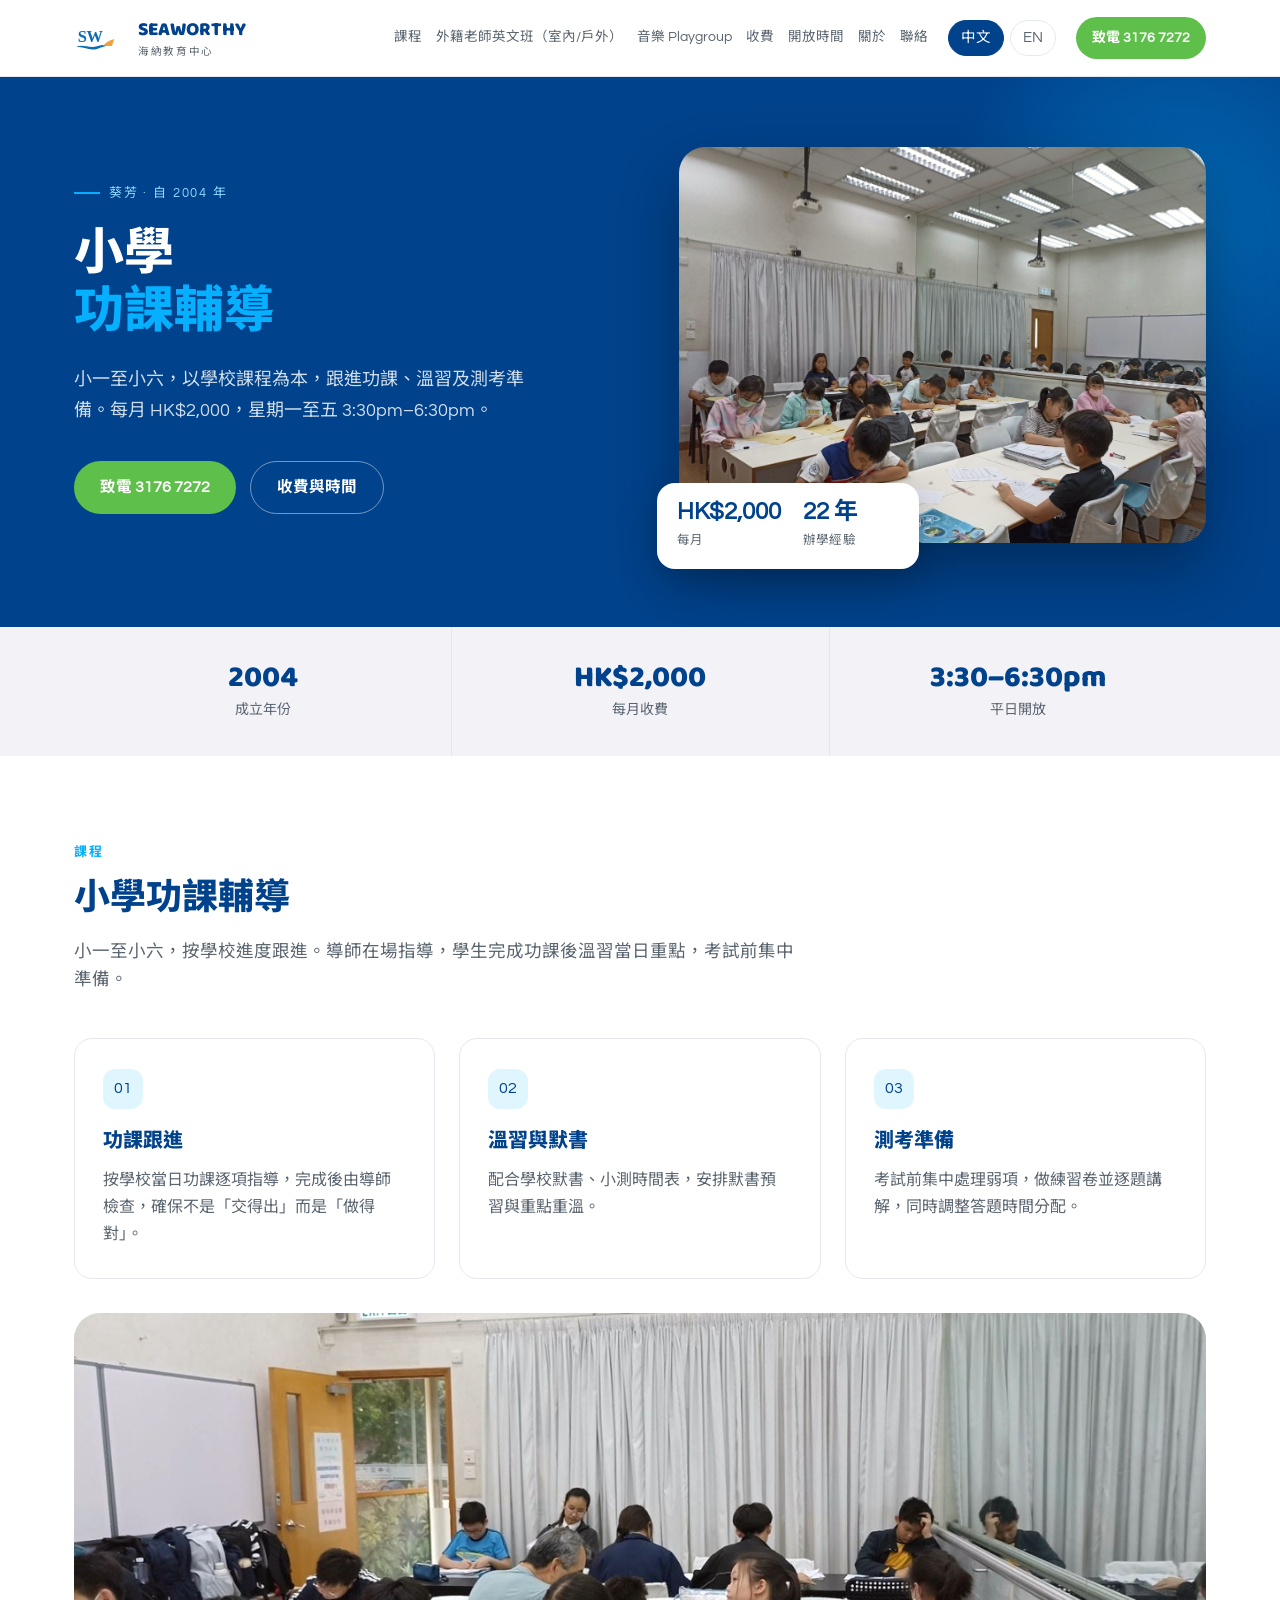
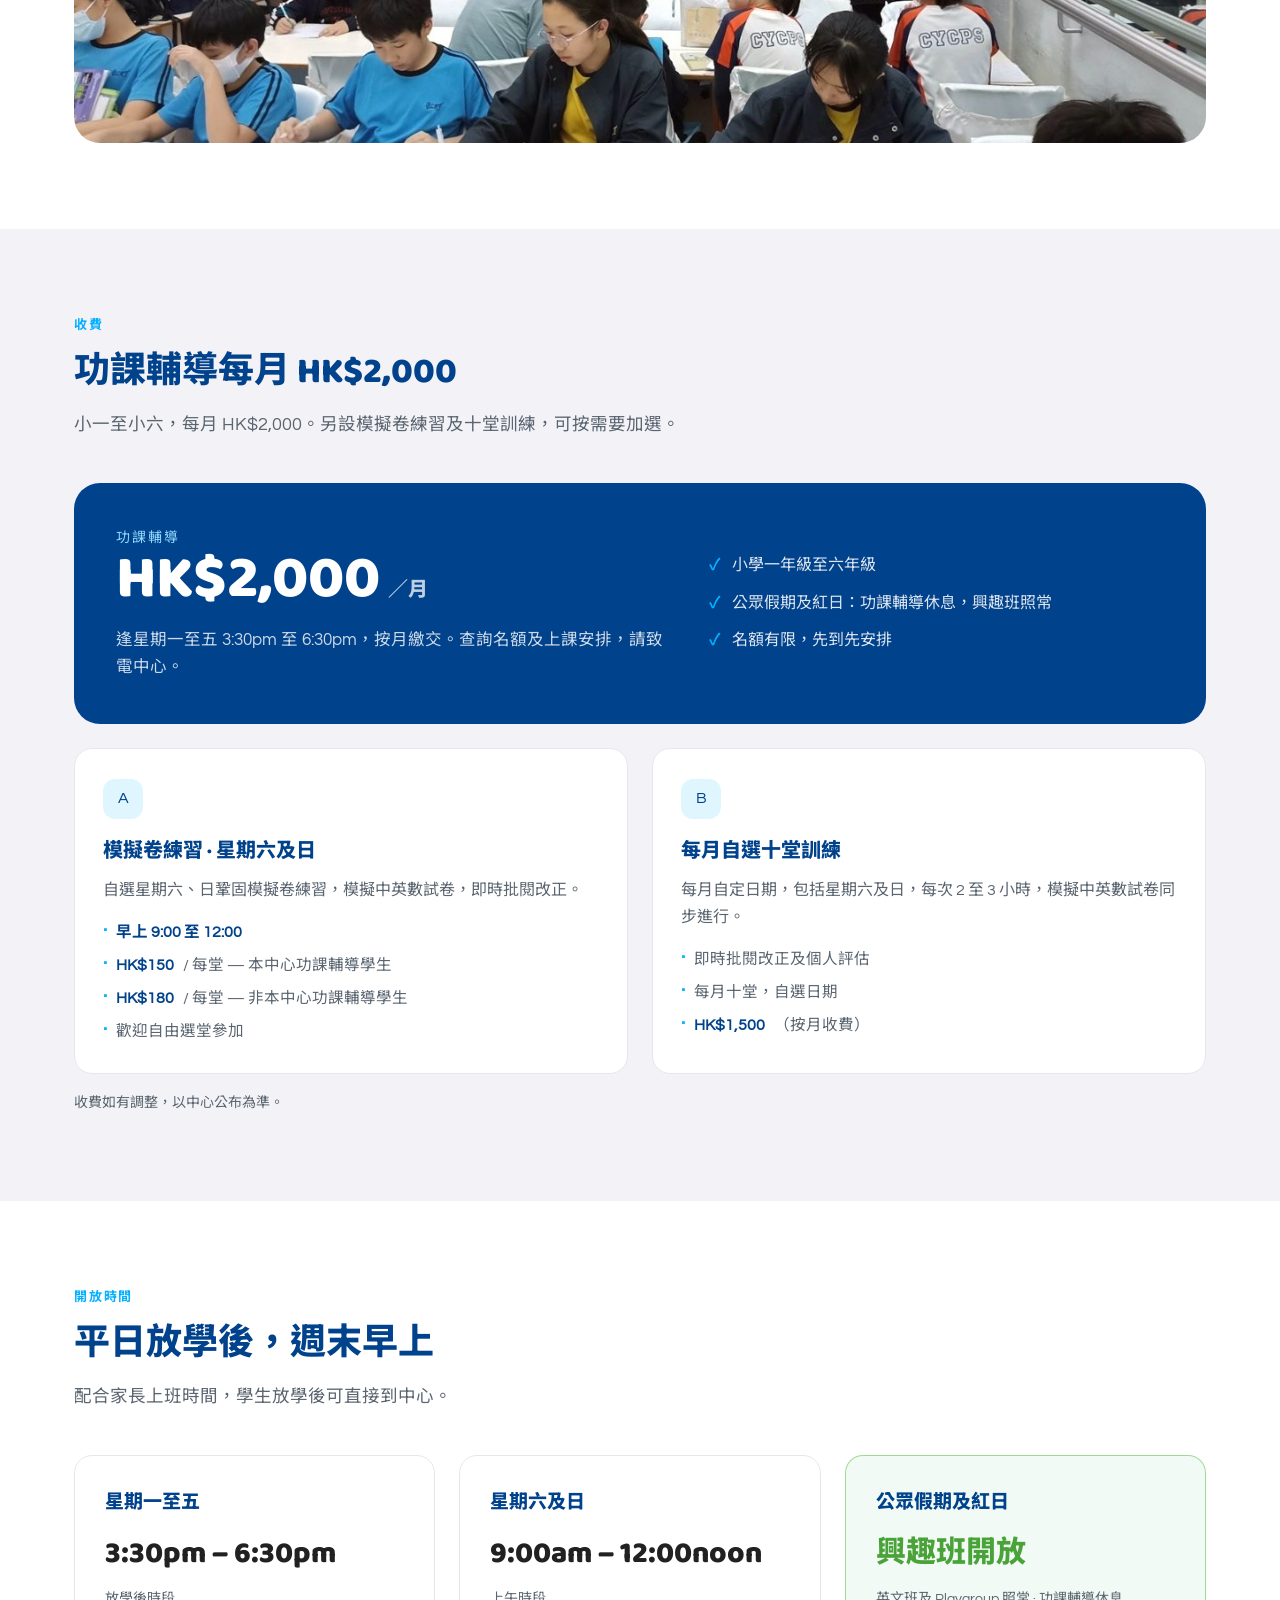
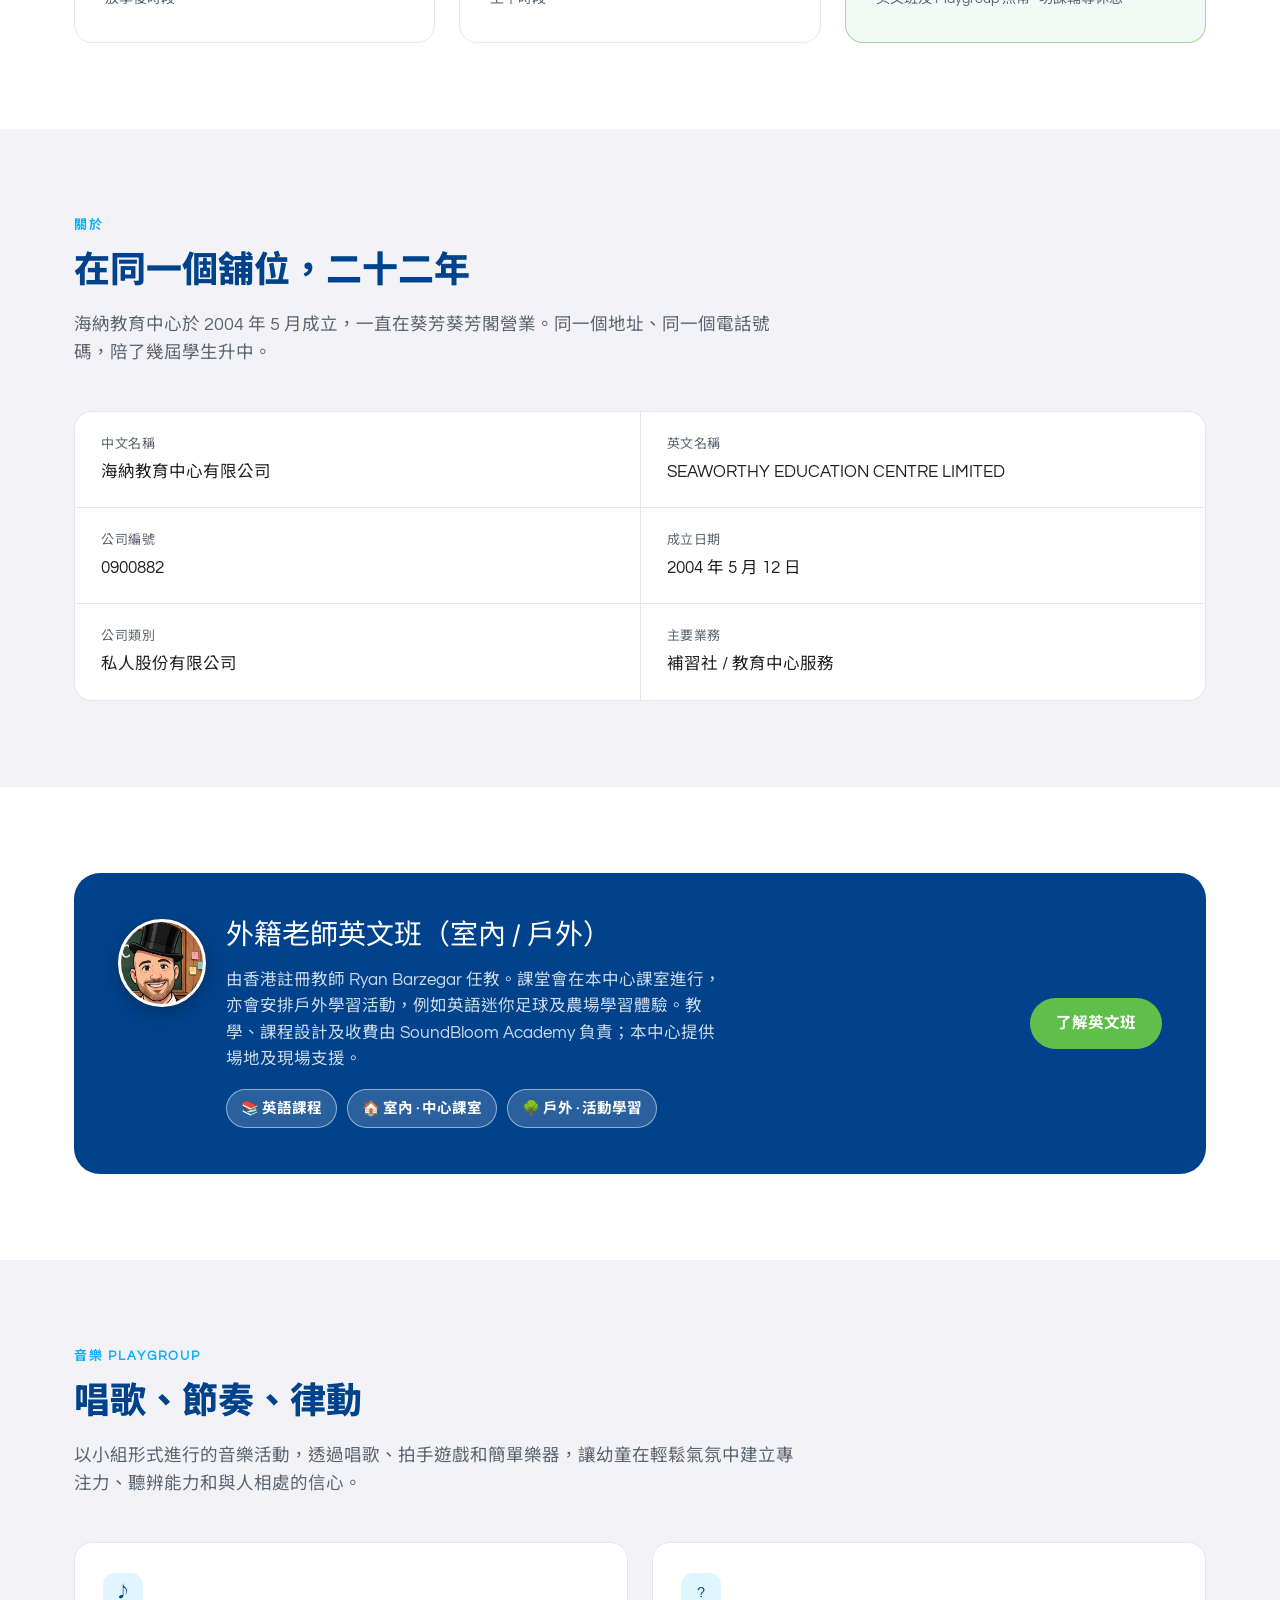
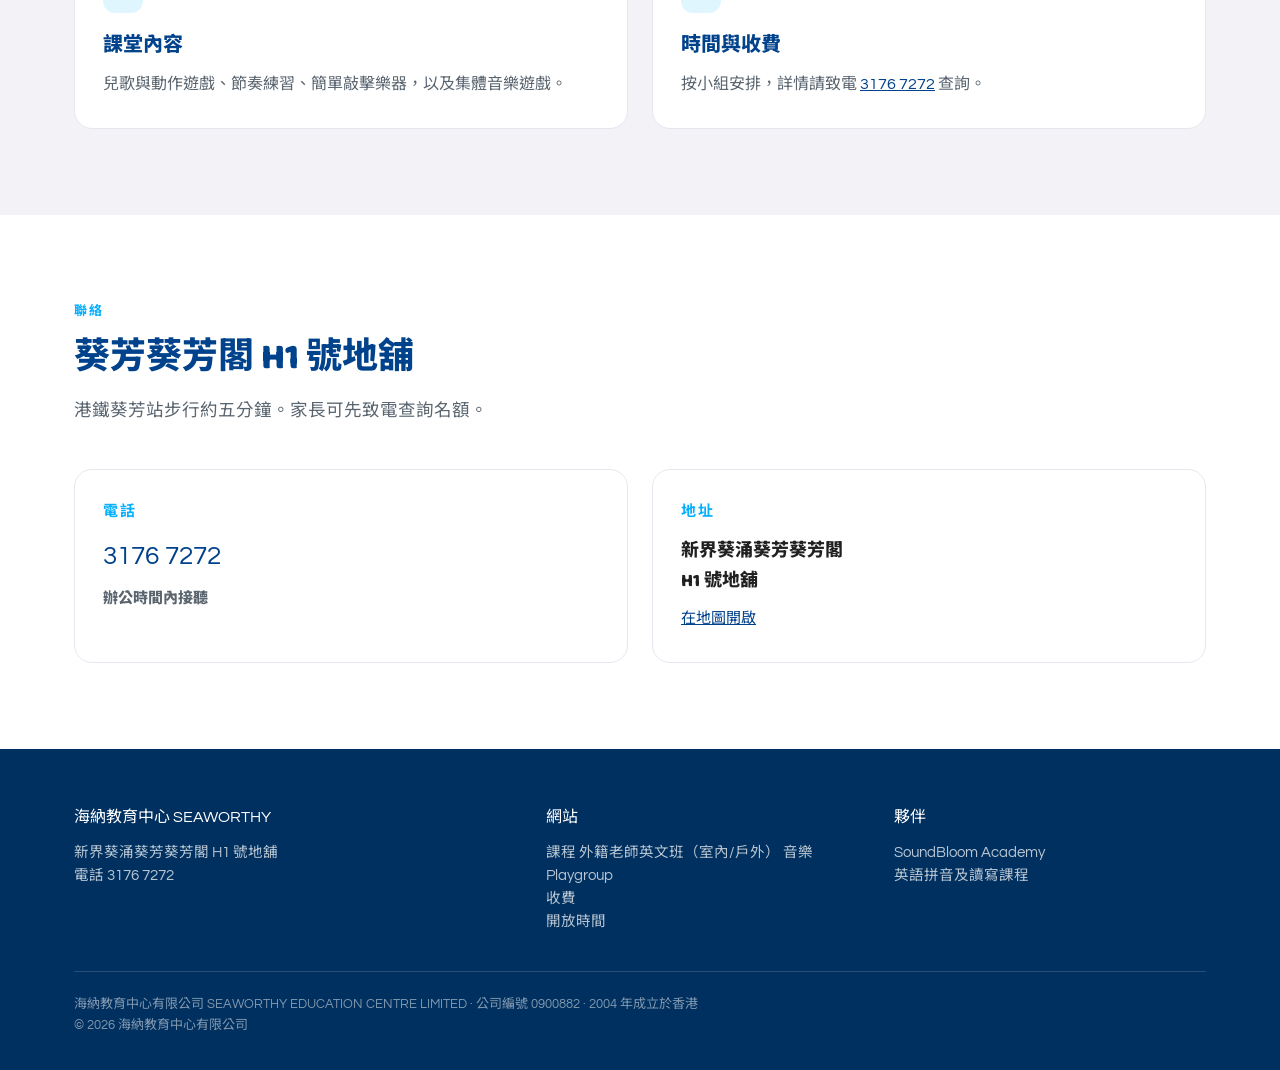
<file: index.html>
<!DOCTYPE html>
<html lang="zh-Hant-HK">
<head>
<meta charset="utf-8">
<meta name="viewport" content="width=device-width,initial-scale=1">
<title>海納教育中心 SEAWORTHY｜葵芳小學功課輔導（小一至小六）</title>
<meta name="description" content="海納教育中心位於葵芳葵芳閣 H1 號地舖，2004 年成立，提供小學功課輔導。每月 HK$2,000，小一至小六，星期一至五 3:30pm–6:30pm，公眾假期休息。電話 3176 7272。">
<link rel="preconnect" href="https://fonts.googleapis.com">
<link rel="preconnect" href="https://fonts.gstatic.com" crossorigin>
<link href="https://fonts.googleapis.com/css2?family=Baloo+2:wght@700;800&family=Questrial&family=Noto+Sans+TC:wght@400;500;700;900&display=swap" rel="stylesheet">
<link rel="icon" href="assets/logo-sw.svg" type="image/svg+xml">
<link rel="stylesheet" href="assets/style.css?v=9">
</head>
<body>

<header class="top">
  <div class="wrap">
    <a class="logo" href="index.html">
      <img class="mark-logo" src="assets/logo-sw.svg" alt="Seaworthy SW">
      <span><b>SEAWORTHY</b><small>海納教育中心</small></span>
    </a>
    <nav>
      <a href="#courses">課程</a>
      <a href="#phonics">外籍老師英文班（室內/戶外）</a>
      <a href="#music">音樂 Playgroup</a>
      <a href="#fees">收費</a>
      <a href="#hours">開放時間</a>
      <a href="#about">關於</a>
      <a href="#contact">聯絡</a>
    </nav>
    <div class="lang"><a class="on" href="index.html">中文</a><a href="en/index.html">EN</a></div>
    <a class="btn btn-green" href="tel:+85231767272">致電 3176 7272</a>
  </div>
</header>

<section class="hero">
  <div class="wrap">
    <div>
      <div class="eyebrow">葵芳 · 自 2004 年</div>
      <h1>小學<br><em>功課輔導</em></h1>
      <p class="lede">小一至小六，以學校課程為本，跟進功課、溫習及測考準備。每月 HK$2,000，<span style="white-space:nowrap">星期一至五 3:30pm–6:30pm</span>。</p>
      <div class="actions">
        <a class="btn btn-green" href="tel:+85231767272">致電 3176 7272</a>
        <a class="btn btn-ghost" href="#fees">收費與時間</a>
      </div>
    </div>
    <div class="hero-media">
      <img src="assets/classroom-hero-2026.jpg" alt="海納教育中心課室環境" width="2000" height="1321">
      <div class="float">
        <div><b>HK$2,000</b><span>每月</span></div>
        <div><b>22 年</b><span>辦學經驗</span></div>
      </div>
    </div>
  </div>
</section>

<div class="stats">
  <div class="wrap">
    <div class="stat"><b>2004</b><span>成立年份</span></div>
    <div class="stat"><b>HK$2,000</b><span>每月收費</span></div>
    <div class="stat"><b>3:30–6:30pm</b><span>平日開放</span></div>
  </div>
</div>

<section id="courses">
  <div class="wrap">
    <div class="sec-head">
      <span class="kicker">課程</span>
      <h2>小學功課輔導</h2>
      <p>小一至小六，按學校進度跟進。導師在場指導，學生完成功課後溫習當日重點，考試前集中準備。</p>
    </div>
    <div class="grid-3">
      <div class="card">
        <div class="num">01</div>
        <h3>功課跟進</h3>
        <p>按學校當日功課逐項指導，完成後由導師檢查，確保不是「交得出」而是「做得對」。</p>
      </div>
      <div class="card">
        <div class="num">02</div>
        <h3>溫習與默書</h3>
        <p>配合學校默書、小測時間表，安排默書預習與重點重溫。</p>
      </div>
      <div class="card">
        <div class="num">03</div>
        <h3>測考準備</h3>
        <p>考試前集中處理弱項，做練習卷並逐題講解，同時調整答題時間分配。</p>
      </div>
    </div>
    <img src="assets/classroom-room-2026.jpg" alt="課堂情況" width="1400" height="720" class="band-img">
  </div>
</section>

<section id="fees" style="background:var(--bg-soft)">
  <div class="wrap">
    <div class="sec-head">
      <span class="kicker">收費</span>
      <h2>功課輔導每月 HK$2,000</h2>
      <p>小一至小六，每月 HK$2,000。另設模擬卷練習及十堂訓練，可按需要加選。</p>
    </div>

    <div class="price-card">
      <div>
        <div style="font-size:14px;letter-spacing:.14em;text-transform:uppercase;color:#8FD9FF">功課輔導</div>
        <div class="amount">HK$2,000<small>／月</small></div>
        <p style="margin-top:18px;color:rgba(255,255,255,.8);font-size:16.5px">逢星期一至五 3:30pm 至 6:30pm，按月繳交。查詢名額及上課安排，請致電中心。</p>
      </div>
      <ul>
        <li>小學一年級至六年級</li>
        <li>公眾假期及紅日：功課輔導休息，興趣班照常</li>
        <li>名額有限，先到先安排</li>
      </ul>
    </div>

    <div class="grid-2" style="margin-top:24px">
      <div class="card">
        <div class="num">A</div>
        <h3>模擬卷練習 · 星期六及日</h3>
        <p>自選星期六、日鞏固模擬卷練習，模擬中英數試卷，即時批閱改正。</p>
        <ul class="fee-list">
          <li><b>早上 9:00 至 12:00</b></li>
          <li><b>HK$150</b> / 每堂 — 本中心功課輔導學生</li>
          <li><b>HK$180</b> / 每堂 — 非本中心功課輔導學生</li>
          <li>歡迎自由選堂參加</li>
        </ul>
      </div>
      <div class="card">
        <div class="num">B</div>
        <h3>每月自選十堂訓練</h3>
        <p>每月自定日期，包括星期六及日，每次 2 至 3 小時，模擬中英數試卷同步進行。</p>
        <ul class="fee-list">
          <li>即時批閱改正及個人評估</li>
          <li>每月十堂，自選日期</li>
          <li><b>HK$1,500</b>（按月收費）</li>
        </ul>
      </div>
    </div>

    <p style="margin-top:18px;font-size:14px;color:var(--grey)">收費如有調整，以中心公布為準。</p>
  </div>
</section>

<section id="hours">
  <div class="wrap">
    <div class="sec-head">
      <span class="kicker">開放時間</span>
      <h2>平日放學後，週末早上</h2>
      <p>配合家長上班時間，學生放學後可直接到中心。</p>
    </div>
    <div class="grid-3">
      <div class="time-card">
        <h3>星期一至五</h3>
        <div class="big">3:30pm – 6:30pm</div>
        <div class="note">放學後時段</div>
      </div>
      <div class="time-card">
        <h3>星期六及日</h3>
        <div class="big">9:00am – 12:00noon</div>
        <div class="note">上午時段</div>
      </div>
      <div class="time-card is-open">
        <h3>公眾假期及紅日</h3>
        <div class="big">興趣班開放</div>
        <div class="note">英文班及 Playgroup 照常 · 功課輔導休息</div>
      </div>
    </div>
  </div>
</section>

<section id="about" class="about">
  <div class="wrap">
    <div class="sec-head">
      <span class="kicker">關於</span>
      <h2>在同一個舖位，二十二年</h2>
      <p>海納教育中心於 2004 年 5 月成立，一直在葵芳葵芳閣營業。同一個地址、同一個電話號碼，陪了幾屆學生升中。</p>
    </div>
    <dl class="facts">
      <div class="fact"><dt>中文名稱</dt><dd>海納教育中心有限公司</dd></div>
      <div class="fact"><dt>英文名稱</dt><dd>SEAWORTHY EDUCATION CENTRE LIMITED</dd></div>
      <div class="fact"><dt>公司編號</dt><dd>0900882</dd></div>
      <div class="fact"><dt>成立日期</dt><dd>2004 年 5 月 12 日</dd></div>
      <div class="fact"><dt>公司類別</dt><dd>私人股份有限公司</dd></div>
      <div class="fact"><dt>主要業務</dt><dd>補習社 / 教育中心服務</dd></div>
    </dl>
  </div>
</section>

<section id="phonics">
  <div class="wrap">
    <div class="partner">
      <div class="partner-main">
        <img class="partner-face" src="assets/ryan-avatar.jpg" alt="Ryan Barzegar">
        <div>
          <h3>外籍老師英文班（室內 / 戶外）</h3>
          <p>由香港註冊教師 Ryan Barzegar 任教。課堂會在本中心課室進行，亦會安排戶外學習活動，例如英語迷你足球及農場學習體驗。教學、課程設計及收費由 SoundBloom Academy 負責；本中心提供場地及現場支援。</p>
          <div class="chips-row"><span>📚 英語課程</span><span>🏠 室內 · 中心課室</span><span>🌳 戶外 · 活動學習</span></div>
        </div>
      </div>
      <a class="btn btn-green" href="https://kamtochan22.github.io/soundbloom-site/zh/" target="_blank" rel="noopener">了解英文班</a>
    </div>
  </div>
</section>

<section id="music" style="background:var(--bg-soft)">
  <div class="wrap">
    <div class="sec-head">
      <span class="kicker">音樂 Playgroup</span>
      <h2>唱歌、節奏、律動</h2>
      <p>以小組形式進行的音樂活動，透過唱歌、拍手遊戲和簡單樂器，讓幼童在輕鬆氣氛中建立專注力、聽辨能力和與人相處的信心。</p>
    </div>
    <div class="grid-2">
      <div class="card">
        <div class="num">♪</div>
        <h3>課堂內容</h3>
        <p>兒歌與動作遊戲、節奏練習、簡單敲擊樂器，以及集體音樂遊戲。</p>
      </div>
      <div class="card">
        <div class="num">?</div>
        <h3>時間與收費</h3>
        <p>按小組安排，詳情請致電 <a href="tel:+85231767272" style="color:var(--navy);text-decoration:underline">3176 7272</a> 查詢。</p>
      </div>
    </div>
  </div>
</section>

<section id="contact">
  <div class="wrap">
    <div class="sec-head">
      <span class="kicker">聯絡</span>
      <h2>葵芳葵芳閣 H1 號地舖</h2>
      <p>港鐵葵芳站步行約五分鐘。家長可先致電查詢名額。</p>
    </div>
    <div class="contact-grid">
      <div class="contact-card">
        <h3>電話</h3>
        <a class="tel" href="tel:+85231767272">3176 7272</a>
        <p style="font-size:15px;color:var(--grey);margin-top:10px">辦公時間內接聽</p>
      </div>
      <div class="contact-card">
        <h3>地址</h3>
        <p>新界葵涌葵芳葵芳閣<br>H1 號地舖</p>
        <a href="https://www.google.com/maps/search/?api=1&query=%E8%91%B5%E8%8A%B3%E9%96%A3%20H1%20%E8%99%9F%E5%9C%B0%E8%88%96" target="_blank" rel="noopener" style="color:var(--navy);font-size:15px;text-decoration:underline;display:inline-block;margin-top:10px">在地圖開啟</a>
      </div>
    </div>
  </div>
</section>

<footer>
  <div class="wrap">
    <div class="cols">
      <div>
        <b>海納教育中心 SEAWORTHY</b>
        新界葵涌葵芳葵芳閣 H1 號地舖<br>
        電話 3176 7272
      </div>
      <div>
        <b>網站</b>
        <a href="#courses">課程</a>
      <a href="#phonics">外籍老師英文班（室內/戶外）</a>
      <a href="#music">音樂 Playgroup</a><br>
        <a href="#fees">收費</a><br>
        <a href="#hours">開放時間</a>
      </div>
      <div>
        <b>夥伴</b>
        <a href="https://kamtochan22.github.io/soundbloom-site/zh/" target="_blank" rel="noopener">SoundBloom Academy</a><br>
        英語拼音及讀寫課程
      </div>
    </div>
    <div class="legal">
      海納教育中心有限公司 SEAWORTHY EDUCATION CENTRE LIMITED · 公司編號 0900882 · 2004 年成立於香港<br>
      © 2026 海納教育中心有限公司
    </div>
  </div>
</footer>

</body>
</html>
</file>
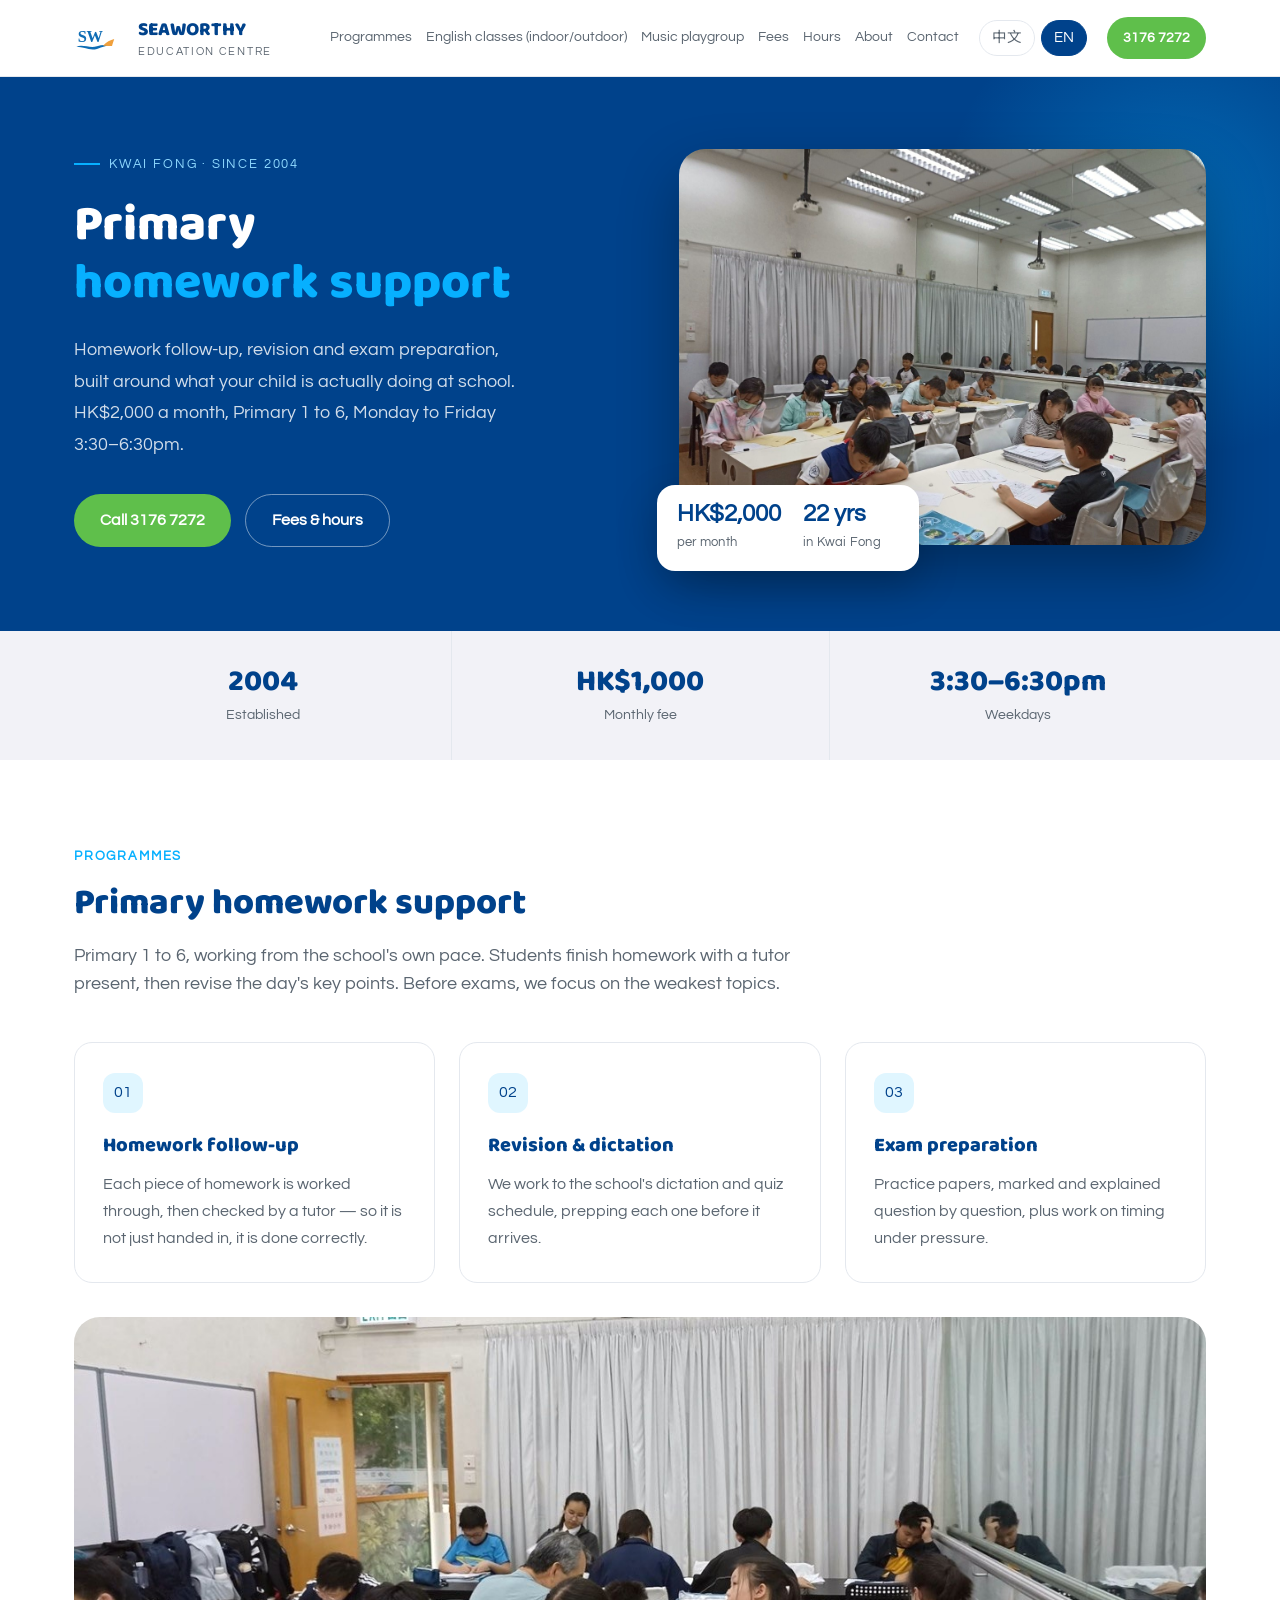
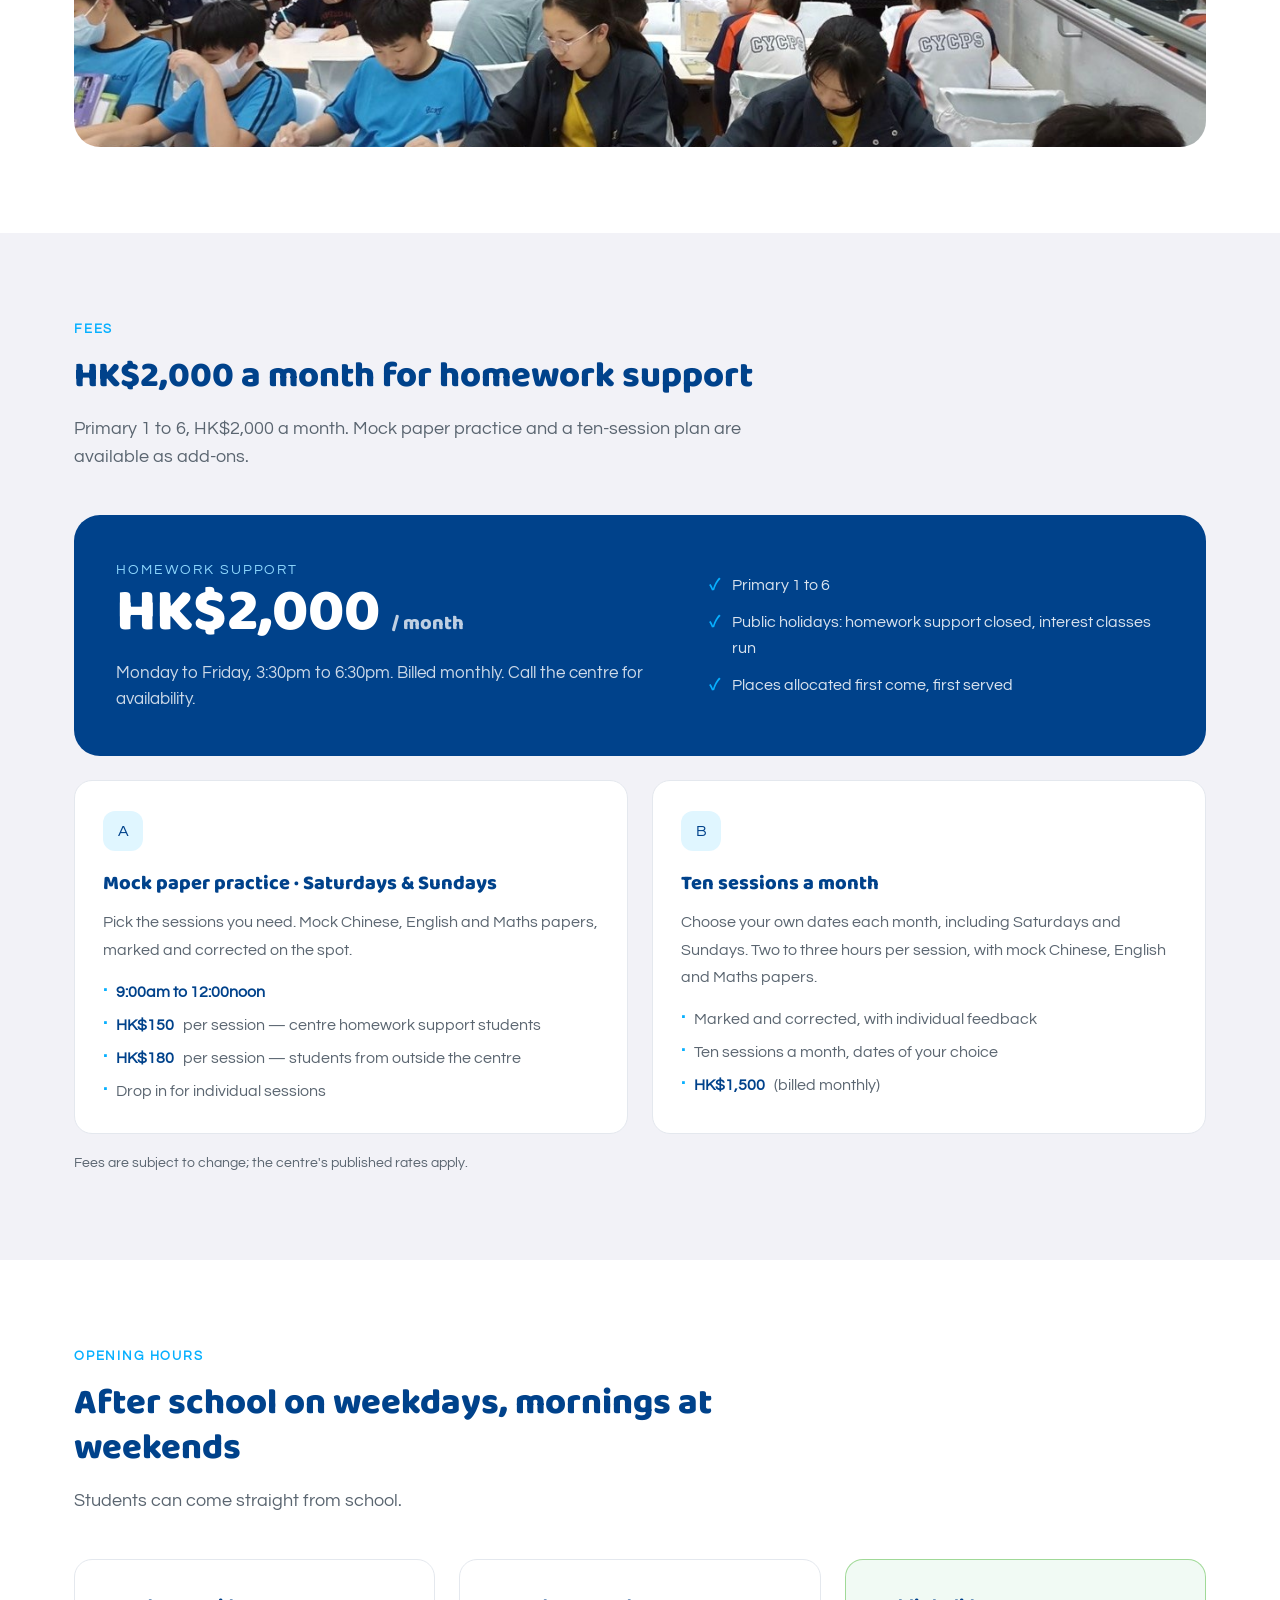
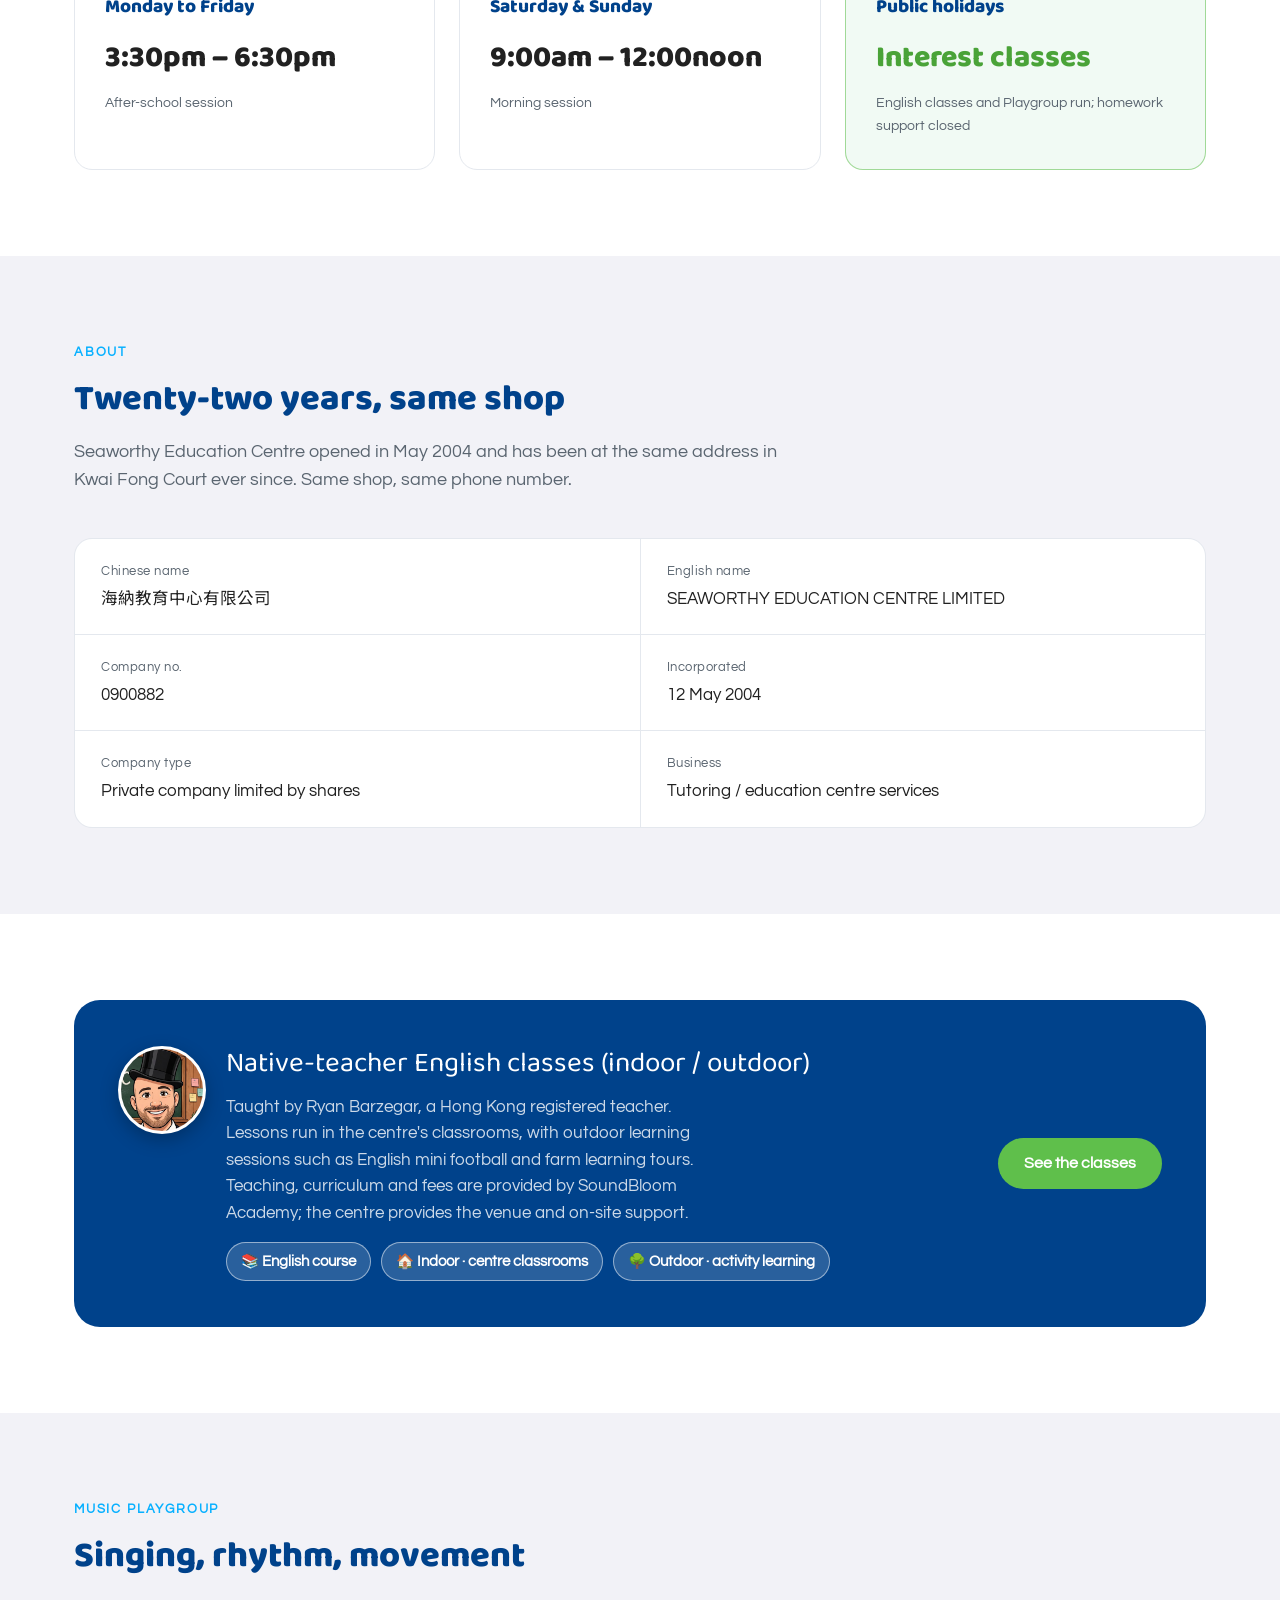
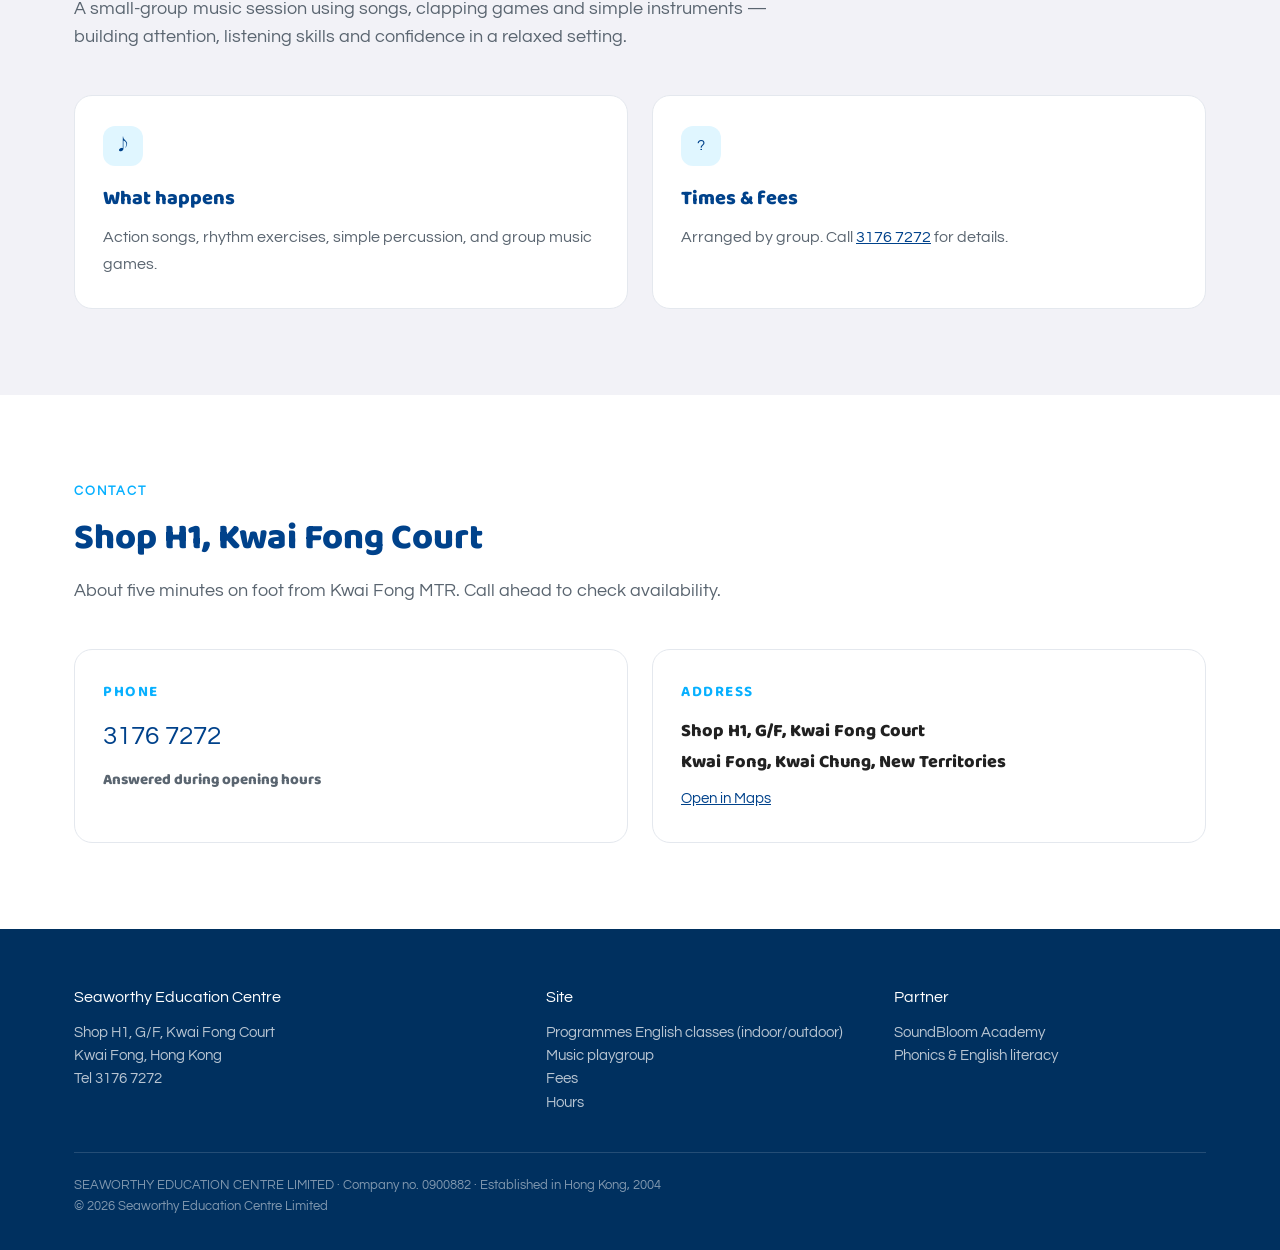
<file: en/index.html>
<!DOCTYPE html>
<html lang="en-HK">
<head>
<meta charset="utf-8">
<meta name="viewport" content="width=device-width,initial-scale=1">
<title>Seaworthy Education Centre | Primary & Junior Secondary Tutoring, Kwai Fong</title>
<meta name="description" content="Seaworthy Education Centre in Kwai Fong, established 2004. Homework support HK$2,000 a month, Primary 1–6, Monday to Friday 3:30–6:30pm. Closed on public holidays. Tel 3176 7272.">
<link rel="preconnect" href="https://fonts.googleapis.com">
<link rel="preconnect" href="https://fonts.gstatic.com" crossorigin>
<link href="https://fonts.googleapis.com/css2?family=Baloo+2:wght@700;800&family=Questrial&family=Noto+Sans+TC:wght@400;500;700;900&display=swap" rel="stylesheet">
<link rel="icon" href="../assets/logo-sw.svg" type="image/svg+xml">
<link rel="stylesheet" href="../assets/style.css?v=9">
</head>
<body>

<header class="top">
  <div class="wrap">
    <a class="logo" href="index.html">
      <img class="mark-logo" src="../assets/logo-sw.svg" alt="Seaworthy SW">
      <span><b>SEAWORTHY</b><small>EDUCATION CENTRE</small></span>
    </a>
    <nav>
      <a href="#courses">Programmes</a>
      <a href="#phonics">English classes (indoor/outdoor)</a>
      <a href="#music">Music playgroup</a>
      <a href="#fees">Fees</a>
      <a href="#hours">Hours</a>
      <a href="#about">About</a>
      <a href="#contact">Contact</a>
    </nav>
    <div class="lang"><a href="../index.html">中文</a><a class="on" href="index.html">EN</a></div>
    <a class="btn btn-green" href="tel:+85231767272">3176 7272</a>
  </div>
</header>

<section class="hero">
  <div class="wrap">
    <div>
      <div class="eyebrow">Kwai Fong · Since 2004</div>
      <h1>Primary<br><em>homework support</em></h1>
      <p class="lede">Homework follow-up, revision and exam preparation, built around what your child is actually doing at school. HK$2,000 a month, Primary 1 to 6, Monday to Friday 3:30–6:30pm.</p>
      <div class="actions">
        <a class="btn btn-green" href="tel:+85231767272">Call 3176 7272</a>
        <a class="btn btn-ghost" href="#fees">Fees &amp; hours</a>
      </div>
    </div>
    <div class="hero-media">
      <img src="../assets/classroom-hero-2026.jpg" alt="Classroom at Seaworthy Education Centre" width="2000" height="1321">
      <div class="float">
        <div><b>HK$2,000</b><span>per month</span></div>
        <div><b>22 yrs</b><span>in Kwai Fong</span></div>
      </div>
    </div>
  </div>
</section>

<div class="stats">
  <div class="wrap">
    <div class="stat"><b>2004</b><span>Established</span></div>
    <div class="stat"><b>HK$1,000</b><span>Monthly fee</span></div>
    <div class="stat"><b>3:30–6:30pm</b><span>Weekdays</span></div>
  </div>
</div>

<section id="courses">
  <div class="wrap">
    <div class="sec-head">
      <span class="kicker">Programmes</span>
      <h2>Primary homework support</h2>
      <p>Primary 1 to 6, working from the school's own pace. Students finish homework with a tutor present, then revise the day's key points. Before exams, we focus on the weakest topics.</p>
    </div>
    <div class="grid-3">
      <div class="card">
        <div class="num">01</div>
        <h3>Homework follow-up</h3>
        <p>Each piece of homework is worked through, then checked by a tutor — so it is not just handed in, it is done correctly.</p>
      </div>
      <div class="card">
        <div class="num">02</div>
        <h3>Revision &amp; dictation</h3>
        <p>We work to the school's dictation and quiz schedule, prepping each one before it arrives.</p>
      </div>
      <div class="card">
        <div class="num">03</div>
        <h3>Exam preparation</h3>
        <p>Practice papers, marked and explained question by question, plus work on timing under pressure.</p>
      </div>
    </div>
    <img src="../assets/classroom-room-2026.jpg" alt="Students at work" width="1400" height="720" class="band-img">
  </div>
</section>

<section id="fees" style="background:var(--bg-soft)">
  <div class="wrap">
    <div class="sec-head">
      <span class="kicker">Fees</span>
      <h2>HK$2,000 a month for homework support</h2>
      <p>Primary 1 to 6, HK$2,000 a month. Mock paper practice and a ten-session plan are available as add-ons.</p>
    </div>

    <div class="price-card">
      <div>
        <div style="font-size:14px;letter-spacing:.14em;text-transform:uppercase;color:#8FD9FF">Homework support</div>
        <div class="amount">HK$2,000<small> / month</small></div>
        <p style="margin-top:18px;color:rgba(255,255,255,.8);font-size:16.5px">Monday to Friday, 3:30pm to 6:30pm. Billed monthly. Call the centre for availability.</p>
      </div>
      <ul>
        <li>Primary 1 to 6</li>
        <li>Public holidays: homework support closed, interest classes run</li>
        <li>Places allocated first come, first served</li>
      </ul>
    </div>

    <div class="grid-2" style="margin-top:24px">
      <div class="card">
        <div class="num">A</div>
        <h3>Mock paper practice · Saturdays &amp; Sundays</h3>
        <p>Pick the sessions you need. Mock Chinese, English and Maths papers, marked and corrected on the spot.</p>
        <ul class="fee-list">
          <li><b>9:00am to 12:00noon</b></li>
          <li><b>HK$150</b> per session — centre homework support students</li>
          <li><b>HK$180</b> per session — students from outside the centre</li>
          <li>Drop in for individual sessions</li>
        </ul>
      </div>
      <div class="card">
        <div class="num">B</div>
        <h3>Ten sessions a month</h3>
        <p>Choose your own dates each month, including Saturdays and Sundays. Two to three hours per session, with mock Chinese, English and Maths papers.</p>
        <ul class="fee-list">
          <li>Marked and corrected, with individual feedback</li>
          <li>Ten sessions a month, dates of your choice</li>
          <li><b>HK$1,500</b> (billed monthly)</li>
        </ul>
      </div>
    </div>

    <p style="margin-top:18px;font-size:14px;color:var(--grey)">Fees are subject to change; the centre's published rates apply.</p>
  </div>
</section>

<section id="hours">
  <div class="wrap">
    <div class="sec-head">
      <span class="kicker">Opening hours</span>
      <h2>After school on weekdays, mornings at weekends</h2>
      <p>Students can come straight from school.</p>
    </div>
    <div class="grid-3">
      <div class="time-card">
        <h3>Monday to Friday</h3>
        <div class="big">3:30pm – 6:30pm</div>
        <div class="note">After-school session</div>
      </div>
      <div class="time-card">
        <h3>Saturday &amp; Sunday</h3>
        <div class="big">9:00am – 12:00noon</div>
        <div class="note">Morning session</div>
      </div>
      <div class="time-card is-open">
        <h3>Public holidays</h3>
        <div class="big">Interest classes</div>
        <div class="note">English classes and Playgroup run; homework support closed</div>
      </div>
    </div>
  </div>
</section>

<section id="about" class="about">
  <div class="wrap">
    <div class="sec-head">
      <span class="kicker">About</span>
      <h2>Twenty-two years, same shop</h2>
      <p>Seaworthy Education Centre opened in May 2004 and has been at the same address in Kwai Fong Court ever since. Same shop, same phone number.</p>
    </div>
    <dl class="facts">
      <div class="fact"><dt>Chinese name</dt><dd>海納教育中心有限公司</dd></div>
      <div class="fact"><dt>English name</dt><dd>SEAWORTHY EDUCATION CENTRE LIMITED</dd></div>
      <div class="fact"><dt>Company no.</dt><dd>0900882</dd></div>
      <div class="fact"><dt>Incorporated</dt><dd>12 May 2004</dd></div>
      <div class="fact"><dt>Company type</dt><dd>Private company limited by shares</dd></div>
      <div class="fact"><dt>Business</dt><dd>Tutoring / education centre services</dd></div>
    </dl>
  </div>
</section>

<section id="phonics">
  <div class="wrap">
    <div class="partner">
      <div class="partner-main">
        <img class="partner-face" src="../assets/ryan-avatar.jpg" alt="Ryan Barzegar">
        <div>
          <h3>Native-teacher English classes (indoor / outdoor)</h3>
          <p>Taught by Ryan Barzegar, a Hong Kong registered teacher. Lessons run in the centre's classrooms, with outdoor learning sessions such as English mini football and farm learning tours. Teaching, curriculum and fees are provided by SoundBloom Academy; the centre provides the venue and on-site support.</p>
          <div class="chips-row"><span>📚 English course</span><span>🏠 Indoor · centre classrooms</span><span>🌳 Outdoor · activity learning</span></div>
        </div>
      </div>
      <a class="btn btn-green" href="https://kamtochan22.github.io/soundbloom-site/en/" target="_blank" rel="noopener">See the classes</a>
    </div>
  </div>
</section>

<section id="music" style="background:var(--bg-soft)">
  <div class="wrap">
    <div class="sec-head">
      <span class="kicker">Music playgroup</span>
      <h2>Singing, rhythm, movement</h2>
      <p>A small-group music session using songs, clapping games and simple instruments — building attention, listening skills and confidence in a relaxed setting.</p>
    </div>
    <div class="grid-2">
      <div class="card">
        <div class="num">♪</div>
        <h3>What happens</h3>
        <p>Action songs, rhythm exercises, simple percussion, and group music games.</p>
      </div>
      <div class="card">
        <div class="num">?</div>
        <h3>Times &amp; fees</h3>
        <p>Arranged by group. Call <a href="tel:+85231767272" style="color:var(--navy);text-decoration:underline">3176 7272</a> for details.</p>
      </div>
    </div>
  </div>
</section>

<section id="contact">
  <div class="wrap">
    <div class="sec-head">
      <span class="kicker">Contact</span>
      <h2>Shop H1, Kwai Fong Court</h2>
      <p>About five minutes on foot from Kwai Fong MTR. Call ahead to check availability.</p>
    </div>
    <div class="contact-grid">
      <div class="contact-card">
        <h3>Phone</h3>
        <a class="tel" href="tel:+85231767272">3176 7272</a>
        <p style="font-size:15px;color:var(--grey);margin-top:10px">Answered during opening hours</p>
      </div>
      <div class="contact-card">
        <h3>Address</h3>
        <p>Shop H1, G/F, Kwai Fong Court<br>Kwai Fong, Kwai Chung, New Territories</p>
        <a href="https://www.google.com/maps/search/?api=1&query=Kwai%20Fong%20Court%20Shop%20H1" target="_blank" rel="noopener" style="color:var(--navy);font-size:15px;text-decoration:underline;display:inline-block;margin-top:10px">Open in Maps</a>
      </div>
    </div>
  </div>
</section>

<footer>
  <div class="wrap">
    <div class="cols">
      <div>
        <b>Seaworthy Education Centre</b>
        Shop H1, G/F, Kwai Fong Court<br>
        Kwai Fong, Hong Kong<br>
        Tel 3176 7272
      </div>
      <div>
        <b>Site</b>
        <a href="#courses">Programmes</a>
      <a href="#phonics">English classes (indoor/outdoor)</a>
      <a href="#music">Music playgroup</a><br>
        <a href="#fees">Fees</a><br>
        <a href="#hours">Hours</a>
      </div>
      <div>
        <b>Partner</b>
        <a href="https://kamtochan22.github.io/soundbloom-site/en/" target="_blank" rel="noopener">SoundBloom Academy</a><br>
        Phonics &amp; English literacy
      </div>
    </div>
    <div class="legal">
      SEAWORTHY EDUCATION CENTRE LIMITED · Company no. 0900882 · Established in Hong Kong, 2004<br>
      © 2026 Seaworthy Education Centre Limited
    </div>
  </div>
</footer>

</body>
</html>
</file>
<file: assets/style.css>
/* ===== Seaworthy Education Centre — Burlington-inspired ===== */
:root{
  --navy:#00428B;
  --navy-deep:#00305F;
  --blue:#07B0FF;
  --green:#5FBF4B;
  --green-dark:#4AA338;
  --ink:#212121;
  --grey:#5A6570;
  --line:#E4E8EE;
  --bg-soft:#F2F2F7;
  --white:#fff;
  --r:18px;
  --r-lg:26px;
  --max:1180px;
  --sans:'Questrial','Noto Sans TC',-apple-system,BlinkMacSystemFont,'PingFang HK','Microsoft JhengHei',sans-serif;
}

*{box-sizing:border-box;margin:0;padding:0}
html{scroll-behavior:smooth}
body{
  font-family:var(--sans);color:var(--ink);background:var(--white);
  -webkit-font-smoothing:antialiased;line-height:1.6;font-size:17px;
}
img{max-width:100%;height:auto;display:block}
a{color:inherit;text-decoration:none}
.wrap{max-width:var(--max);margin:0 auto;padding:0 24px}

/* ---------- header ---------- */
.top{
  position:sticky;top:0;z-index:50;background:rgba(255,255,255,.94);
  backdrop-filter:blur(10px);border-bottom:1px solid var(--line);
}
.top .wrap{display:flex;align-items:center;gap:28px;height:76px}
.logo{display:flex;align-items:center;gap:11px;font-weight:400;letter-spacing:.02em}
.logo .mark{
  width:38px;height:38px;border-radius:11px;background:var(--navy);color:#fff;
  display:grid;place-items:center;font-family:'Noto Sans TC',sans-serif;font-weight:700;font-size:20px;
}
.logo b{font-size:19px;font-family:'Questrial',sans-serif;letter-spacing:.06em;color:var(--navy);font-weight:400}
.logo small{display:block;font-size:10.5px;letter-spacing:.16em;color:var(--grey);margin-top:-2px}
nav{margin-left:auto;display:flex;gap:26px;font-size:15.5px;color:var(--grey)}
nav a:hover{color:var(--navy)}
.btn{
  display:inline-flex;align-items:center;justify-content:center;gap:9px;
  padding:13px 26px;border-radius:100px;font-size:15.5px;font-weight:700;
  border:0;cursor:pointer;transition:.18s;
}
.btn-green{background:var(--green);color:#fff}
.btn-green:hover{background:var(--green-dark)}
.btn-navy{background:var(--navy);color:#fff}
.btn-navy:hover{background:var(--navy-deep)}
.btn-ghost{background:transparent;color:#fff;border:1.5px solid rgba(255,255,255,.45)}
.btn-ghost:hover{background:rgba(255,255,255,.12)}
.top .btn{padding:11px 22px;font-size:15px}

/* ---------- hero ---------- */
.hero{background:var(--navy);color:#fff;padding:70px 0 84px;position:relative;overflow:hidden}
.hero::after{
  content:"";position:absolute;right:-160px;top:-120px;width:520px;height:520px;border-radius:50%;
  background:radial-gradient(circle,rgba(7,176,255,.35),transparent 65%);
}
.hero .wrap{display:grid;grid-template-columns:1.02fr .98fr;gap:56px;align-items:center;position:relative;z-index:1}
.eyebrow{
  display:inline-flex;align-items:center;gap:9px;font-size:13px;letter-spacing:.14em;
  text-transform:uppercase;color:#8FD9FF;margin-bottom:22px;
}
.eyebrow::before{content:"";width:26px;height:2px;background:var(--blue)}
.hero h1{font-size:52px;line-height:1.14;font-weight:400;letter-spacing:.01em}
.hero h1 em{font-style:normal;color:var(--blue)}
.hero p.lede{margin-top:22px;font-size:18px;line-height:1.75;color:rgba(255,255,255,.82);max-width:46ch}
.hero .actions{display:flex;gap:14px;margin-top:34px;flex-wrap:wrap}
.hero-media{position:relative}
.hero-media img{border-radius:var(--r-lg);box-shadow:0 26px 60px rgba(0,0,0,.32)}
.float{
  position:absolute;left:-22px;bottom:-26px;background:#fff;color:var(--ink);
  border-radius:var(--r);padding:16px 20px;box-shadow:0 16px 40px rgba(0,0,0,.22);
  display:flex;gap:22px;
}
.float div{min-width:96px}
.float b{display:block;font-size:24px;color:var(--navy);line-height:1.1}
.float span{font-size:12.5px;color:var(--grey);letter-spacing:.02em}

/* ---------- stats ---------- */
.stats{background:var(--bg-soft)}
.stats .wrap{display:grid;grid-template-columns:repeat(3,1fr);gap:0;background:transparent}
.stat{background:transparent;padding:34px 26px;text-align:center;border-left:1px solid var(--line)}
.stat:first-child{border-left:0}
.stat b{display:block;font-size:30px;color:var(--navy);line-height:1.15}
.stat span{display:block;font-size:14px;color:var(--grey);margin-top:4px}

/* ---------- sections ---------- */
section{padding:86px 0}
.sec-head{max-width:720px;margin-bottom:44px}
.sec-head .kicker{
  font-size:13px;letter-spacing:.14em;text-transform:uppercase;color:var(--blue);
  display:block;margin-bottom:14px;font-weight:700;
}
.sec-head h2{font-size:38px;line-height:1.2;font-weight:400;color:var(--navy);letter-spacing:.01em}
.sec-head p{margin-top:16px;color:var(--grey);font-size:17.5px}

.grid-3{display:grid;grid-template-columns:repeat(3,1fr);gap:24px}
.grid-2{display:grid;grid-template-columns:repeat(2,1fr);gap:24px}
.card{
  background:#fff;border:1px solid var(--line);border-radius:var(--r);padding:30px 28px;
  transition:.2s;
}
.card:hover{box-shadow:0 16px 40px rgba(0,66,139,.09);transform:translateY(-2px)}
.card h3{font-size:20px;color:var(--navy);font-weight:400;margin-bottom:10px}
.card p{color:var(--grey);font-size:16px;line-height:1.7}
.card .num{
  width:40px;height:40px;border-radius:12px;background:rgba(7,176,255,.12);color:var(--navy);
  display:grid;place-items:center;font-size:16px;margin-bottom:16px;
}

/* pricing */
.price-card{
  background:var(--navy);color:#fff;border-radius:var(--r-lg);padding:44px 42px;
  display:grid;grid-template-columns:1.1fr .9fr;gap:36px;align-items:center;
}
.price-card .amount{font-size:64px;line-height:1;color:#fff}
.price-card .amount small{font-size:20px;opacity:.75;margin-left:8px}
.price-card ul{list-style:none;display:grid;gap:12px;font-size:16px;color:rgba(255,255,255,.86)}
.price-card li{display:flex;gap:11px;align-items:flex-start}
.price-card li::before{content:"✓";color:var(--blue);font-weight:700}

/* timetable */
.time-card{background:#fff;border:1px solid var(--line);border-radius:var(--r);padding:32px 30px}
.time-card h3{font-size:19px;color:var(--navy);font-weight:400;margin-bottom:6px}
.time-card .big{font-size:34px;color:var(--ink);margin-top:12px;letter-spacing:.01em}
.time-card .note{font-size:14px;color:var(--grey);margin-top:10px}

/* about */
.about{background:var(--bg-soft)}
.facts{display:grid;grid-template-columns:repeat(2,1fr);gap:1px;background:var(--line);border:1px solid var(--line);border-radius:var(--r);overflow:hidden;margin-top:34px}
.fact{background:#fff;padding:22px 26px}
.fact dt{font-size:13px;color:var(--grey);letter-spacing:.04em}
.fact dd{font-size:16.5px;color:var(--ink);margin-top:4px}

/* partner */
.partner{background:var(--navy);color:#fff;border-radius:var(--r-lg);padding:46px 44px;display:grid;grid-template-columns:1fr auto;gap:32px;align-items:center}
.partner h3{font-size:28px;font-weight:400;line-height:1.3}
.partner p{margin-top:12px;color:rgba(255,255,255,.8);max-width:56ch;font-size:16.5px}

/* contact */
.contact-grid{display:grid;grid-template-columns:1fr 1fr;gap:24px;margin-top:36px}
.contact-card{border:1px solid var(--line);border-radius:var(--r);padding:30px 28px}
.contact-card h3{font-size:15px;letter-spacing:.1em;text-transform:uppercase;color:var(--blue);margin-bottom:12px;font-weight:700}
.contact-card p{font-size:18px;line-height:1.7}
.contact-card a.tel{font-size:26px;color:var(--navy)}

/* footer */
footer{background:var(--navy-deep);color:rgba(255,255,255,.72);padding:56px 0 34px;font-size:14.5px}
footer .cols{display:grid;grid-template-columns:1.4fr 1fr 1fr;gap:36px}
footer b{display:block;color:#fff;font-weight:400;font-size:16px;margin-bottom:10px}
footer a:hover{color:#fff}
footer .legal{margin-top:38px;padding-top:22px;border-top:1px solid rgba(255,255,255,.14);font-size:13px;color:rgba(255,255,255,.5)}

/* lang switch */
.lang{display:flex;gap:6px;align-items:center;font-size:14.5px;color:var(--grey)}
.lang a{padding:5px 12px;border-radius:100px;border:1px solid var(--line)}
.lang a.on{background:var(--navy);color:#fff;border-color:var(--navy)}

/* ---------- responsive ---------- */
@media(max-width:960px){
  .hero{padding:46px 0 44px}
  .hero .wrap{grid-template-columns:1fr;gap:36px}
  .hero h1{font-size:40px}
  .grid-3,.grid-2,.contact-grid{grid-template-columns:1fr}
  .price-card{grid-template-columns:1fr;padding:34px 28px}
  .stats .wrap{grid-template-columns:1fr}
  .partner{grid-template-columns:1fr}
  footer .cols{grid-template-columns:1fr}
  nav{display:flex;order:5;margin-left:0;width:100%;overflow-x:auto;gap:18px;font-size:14.5px;padding:2px 0 8px;scrollbar-width:none}
  nav::-webkit-scrollbar{display:none}
  nav a{white-space:nowrap}
  .top .wrap{height:auto;padding:14px 24px;gap:12px;flex-wrap:wrap}
  .float{position:static;margin-top:16px;justify-content:space-around}
  section{padding:58px 0}
  .sec-head h2{font-size:30px}
  .price-card .amount{font-size:48px}
}

.band-img{width:100%;height:clamp(240px,36vw,430px);object-fit:cover;border-radius:26px;margin-top:34px}

/* Chinese headings: same stack as the SoundBloom Chinese site */
h1,h2,h3,.sec-head h2,.card h3,.time-card h3,.band b,
.hero h1,.stat b,.price-card .amount,.time-card .big,.contact-card p,.logo b{
  font-family:'Baloo 2','Noto Sans TC',sans-serif;
  font-weight:800;
  letter-spacing:0;
}
.hero h1{font-size:50px;line-height:1.16}
.sec-head h2{font-size:36px;line-height:1.25}
.price-card .amount{font-size:60px}

/* SW mark */
.mark-logo{width:52px;height:auto;display:block;transform:translateY(1px)}
.logo{gap:12px}
@media(max-width:960px){.mark-logo{width:40px}}

section[id]{scroll-margin-top:92px}

/* fee add-on cards */
.fee-list{list-style:none;display:grid;gap:9px;margin-top:16px;font-size:15.5px;color:var(--grey)}
.fee-list li{display:flex;gap:9px;align-items:flex-start;line-height:1.55}
.fee-list li::before{content:"·";color:var(--blue);font-weight:800;font-size:20px;line-height:1}
.fee-list b{color:var(--navy);font-weight:700}
.time-card.is-closed{background:var(--bg-soft)}
.time-card.is-closed .big{color:var(--grey)}
@media(max-width:960px){.grid-3{grid-template-columns:1fr}}

/* keep the hours on one line */
.time-card .big{font-size:30px;white-space:nowrap}
@media(max-width:1100px){.time-card .big{font-size:26px}}

/* indoor / outdoor chips */
.chips-row{display:flex;flex-wrap:wrap;gap:10px;margin-top:16px}
.chips-row span{
  display:inline-flex;align-items:center;gap:7px;font-size:14.5px;font-weight:700;color:var(--navy);
  background:rgba(255,255,255,.14);border:1.5px solid rgba(255,255,255,.4);
  border-radius:999px;padding:7px 14px;
}

/* header: keep long nav labels on one line */
.top .wrap{gap:20px;flex-wrap:wrap;row-gap:6px;height:auto;min-height:76px;padding-top:10px;padding-bottom:10px}
nav{gap:18px;font-size:14.5px;flex-wrap:wrap;row-gap:6px}
nav a{white-space:nowrap}
.top .logo small{white-space:nowrap}
@media(max-width:1280px){nav{font-size:13.5px;gap:14px}.top .btn{padding:10px 16px;font-size:14px}}

/* ---------- mobile header: clean 3 rows ---------- */
@media(max-width:900px){
  .top .wrap{
    display:flex;flex-wrap:wrap;align-items:center;
    gap:10px 12px;height:auto;padding:12px 18px 14px;
  }
  .logo{order:1}
  .lang{order:2;margin-left:auto}
  nav{
    order:3;width:100%;margin:0;display:flex;gap:16px;
    font-size:14px;overflow-x:auto;padding:2px 0 6px;
    -webkit-overflow-scrolling:touch;scrollbar-width:none;
  }
  nav::-webkit-scrollbar{display:none}
  nav a{white-space:nowrap;padding:2px 0}
  .top .btn{order:4;width:100%;height:46px;padding:0 18px;font-size:15px;justify-content:center}
  .chips-row{display:grid;gap:8px;margin-top:14px}
  .chips-row span{width:100%;justify-content:flex-start}
}

/* partner card with Ryan's avatar */
.partner-main{display:flex;gap:20px;align-items:flex-start}
.partner-face{
  flex:none;width:88px;height:88px;border-radius:50%;object-fit:cover;object-position:50% 30%;
  border:3px solid #fff;box-shadow:0 6px 18px rgba(0,0,0,.25);background:#fff;
}
@media(max-width:700px){
  .partner-main{gap:14px}
  .partner-face{width:68px;height:68px}
}
.partner .chips-row span{color:#fff;background:rgba(255,255,255,.16);border-color:rgba(255,255,255,.5)}
.time-card.is-open{background:#F1FAF4;border-color:rgba(95,191,75,.55)}
.time-card.is-open .big{color:var(--green-dark)}
</file>
